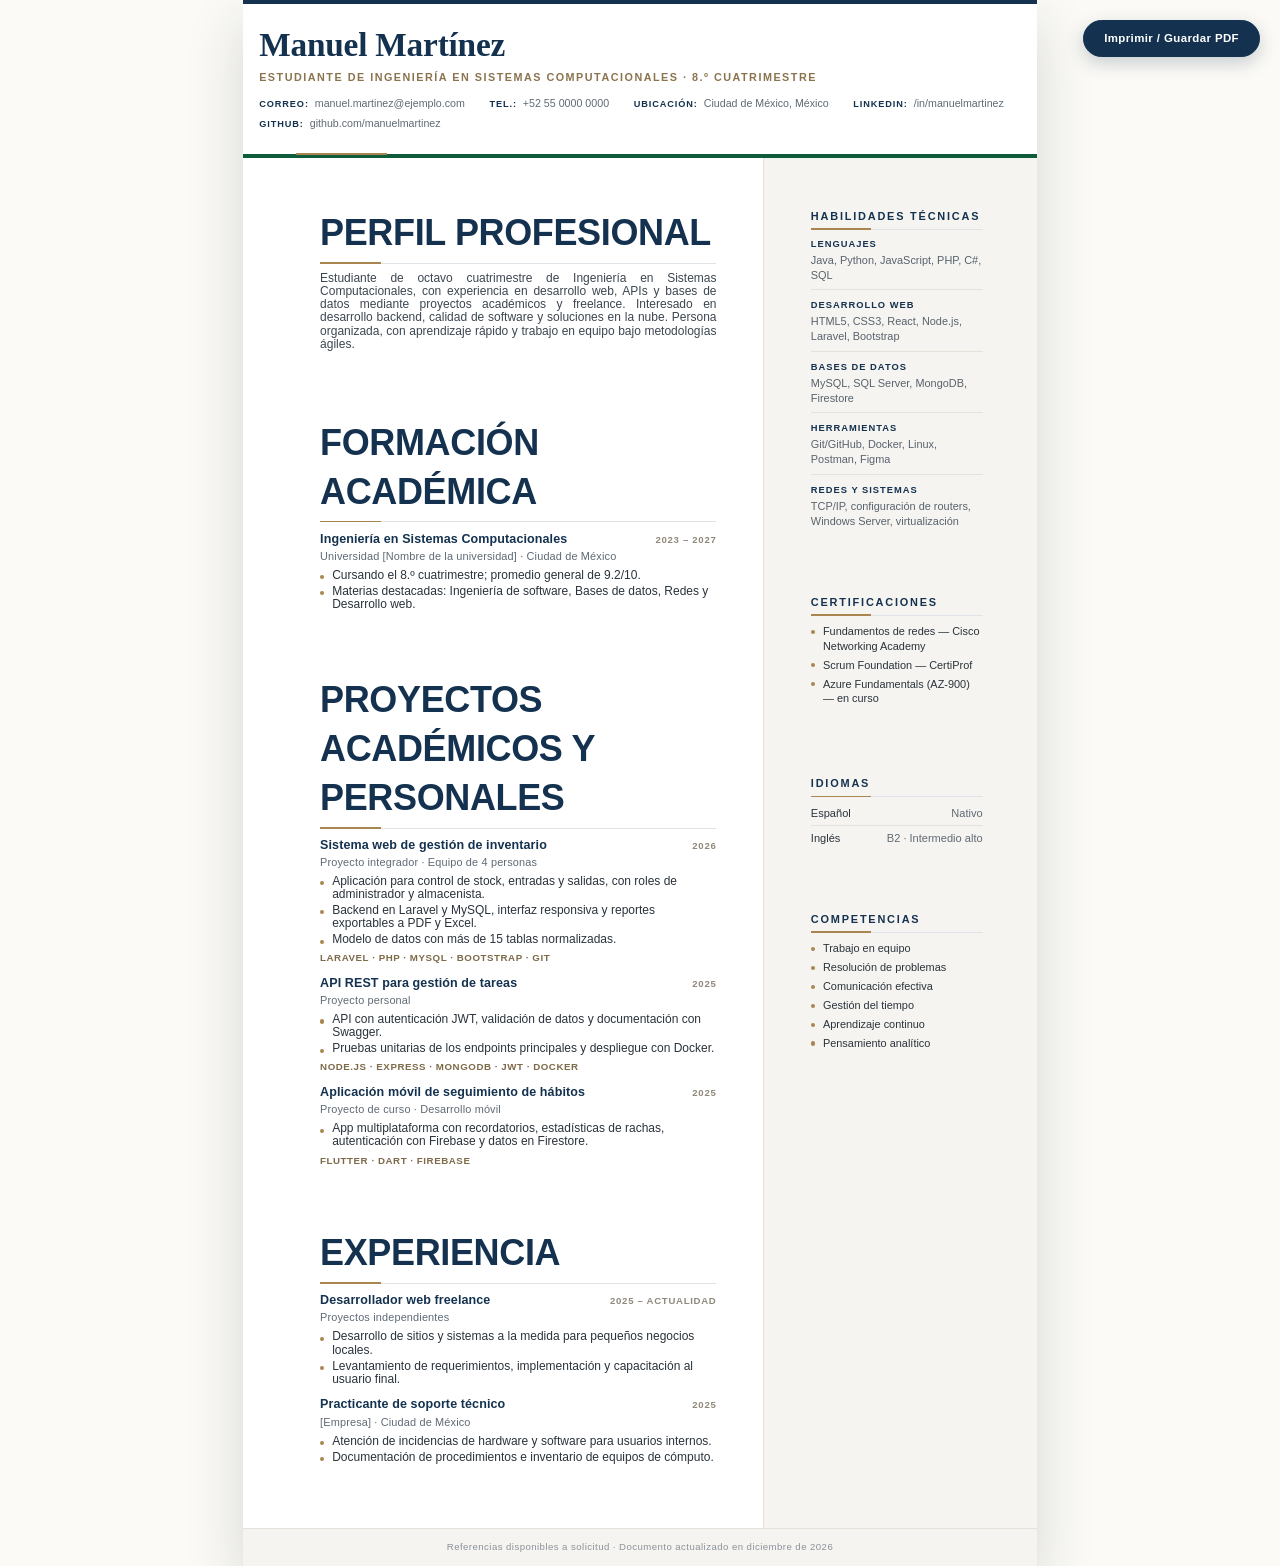
<file: index.html>
<!DOCTYPE html>
<html lang="es">
<head>
  <meta charset="UTF-8">
  <meta name="viewport" content="width=device-width, initial-scale=1.0">
  <title>CV — Manuel Martínez</title>
  <link rel="stylesheet" href="css/styles.css">
  <link rel="stylesheet" href="css/styles.css">
  <link rel="stylesheet" href="css/generated.css">
  <script src="js/interactions.js" defer></script>
</head>
<body>

  <noscript>
    <p class="noscript">Activa JavaScript en tu navegador para ver el contenido del CV.</p>
  </noscript>

  <div class="toolbar">
    <button type="button" id="btn-print" class="btn">Imprimir / Guardar PDF</button>
  </div>

  <div class="page">

    <header>
      <h1 id="cv-name"></h1>
      <p class="headline" id="cv-headline"></p>
      <div class="contact" id="cv-contact"></div>
    </header>

    <div class="body-grid">
      <main id="cv-main"></main>
      <aside class="side" id="cv-side"></aside>
    </div>

    <footer id="cv-footer"></footer>

  </div>

</body>
</html>
</file>
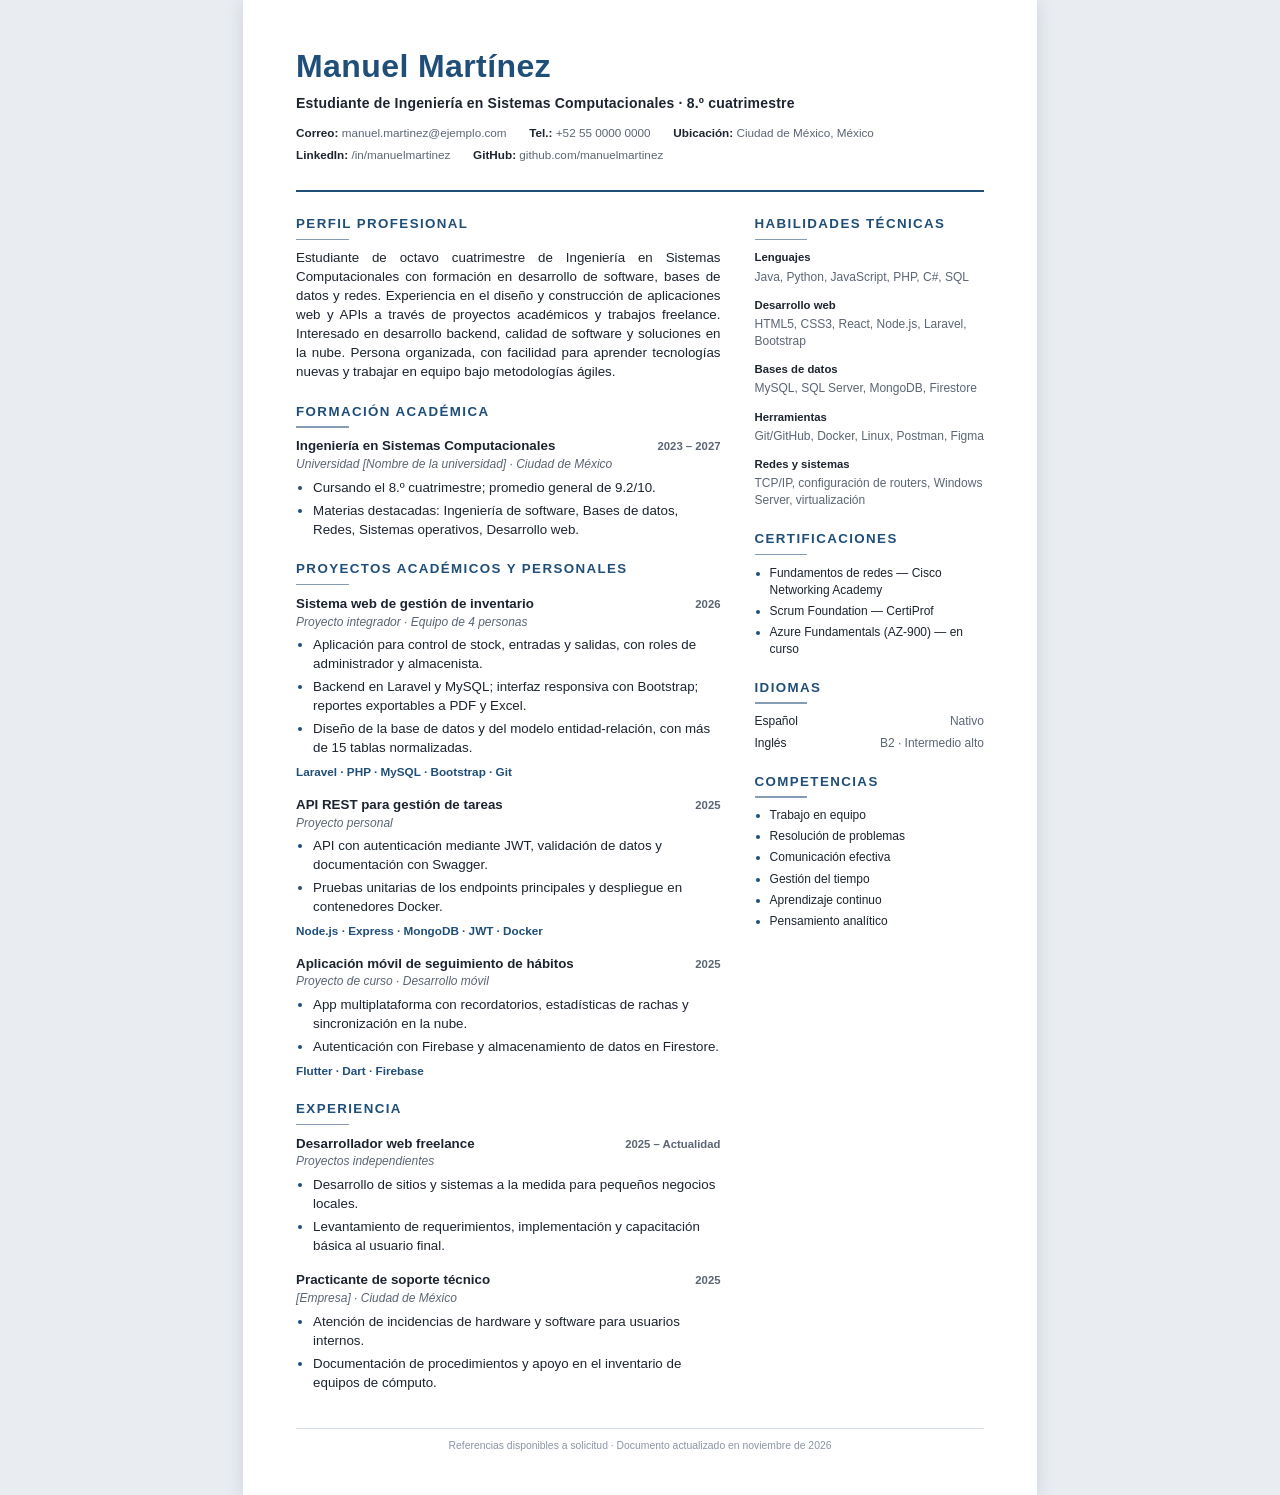
<file: cv-manuel-martinez.html>
<!DOCTYPE html>
<html lang="es">
<head>
<meta charset="UTF-8">
<title>CV — Manuel Martínez</title>
<style>
  :root {
    --ink: #1c2430;
    --muted: #5b6675;
    --accent: #1f4e79;
    --rule: #d8dee6;
  }

  * { box-sizing: border-box; }

  @page { size: A4; margin: 0; }

  body {
    margin: 0;
    background: #e9edf2;
    color: var(--ink);
    font-family: "Segoe UI", "Helvetica Neue", Arial, sans-serif;
    font-size: 10pt;
    line-height: 1.42;
    -webkit-print-color-adjust: exact;
    print-color-adjust: exact;
  }

  .page {
    width: 210mm;
    min-height: 297mm;
    margin: 0 auto;
    padding: 13mm 14mm 11mm;
    background: #fff;
    box-shadow: 0 2px 18px rgba(20, 30, 45, .12);
  }

  /* ---------- Encabezado ---------- */
  header {
    border-bottom: 2.5px solid var(--accent);
    padding-bottom: 7mm;
    margin-bottom: 6mm;
  }

  h1 {
    margin: 0;
    font-size: 24pt;
    font-weight: 700;
    letter-spacing: .4px;
    color: var(--accent);
    line-height: 1.1;
  }

  .headline {
    margin: 2.5mm 0 3mm;
    font-size: 10.5pt;
    font-weight: 600;
    color: var(--ink);
    letter-spacing: .2px;
  }

  .contact {
    display: flex;
    flex-wrap: wrap;
    gap: 1.5mm 6mm;
    font-size: 8.8pt;
    color: var(--muted);
  }

  .contact span { white-space: nowrap; }
  .contact b { color: var(--ink); font-weight: 600; }

  /* ---------- Estructura de dos columnas ---------- */
  .body-grid {
    display: grid;
    grid-template-columns: 1.85fr 1fr;
    gap: 0 9mm;
  }

  section { margin-bottom: 5.5mm; }

  h2 {
    margin: 0 0 2.5mm;
    font-size: 10pt;
    font-weight: 700;
    letter-spacing: 1.4px;
    text-transform: uppercase;
    color: var(--accent);
  }

  h2::after {
    content: "";
    display: block;
    width: 14mm;
    height: 1.5px;
    background: var(--accent);
    margin-top: 1.2mm;
    opacity: .55;
  }

  p { margin: 0 0 2mm; text-align: justify; }

  /* ---------- Entradas ---------- */
  .entry { margin-bottom: 4mm; }
  .entry:last-child { margin-bottom: 0; }

  .entry-head {
    display: flex;
    justify-content: space-between;
    align-items: baseline;
    gap: 4mm;
  }

  .entry-title {
    font-size: 10pt;
    font-weight: 700;
    color: var(--ink);
  }

  .entry-sub {
    font-size: 9pt;
    font-style: italic;
    color: var(--muted);
  }

  .entry-date {
    font-size: 8.5pt;
    font-weight: 600;
    color: var(--muted);
    white-space: nowrap;
  }

  ul {
    margin: 1.5mm 0 0;
    padding-left: 4.5mm;
  }

  li { margin-bottom: 1.1mm; }
  li::marker { color: var(--accent); }

  .tags { margin-top: 1.5mm; font-size: 8.8pt; color: var(--accent); font-weight: 600; }

  /* ---------- Barra lateral ---------- */
  .side section { margin-bottom: 5.5mm; }

  .skill-group { margin-bottom: 3mm; }
  .skill-group:last-child { margin-bottom: 0; }

  .skill-label {
    font-size: 8.5pt;
    font-weight: 700;
    color: var(--ink);
    margin-bottom: .8mm;
  }

  .skill-text { font-size: 9pt; color: var(--muted); }

  .lang-row {
    display: flex;
    justify-content: space-between;
    font-size: 9pt;
    margin-bottom: 1.2mm;
  }

  .lang-row span:last-child { color: var(--muted); }

  .side ul { padding-left: 4mm; font-size: 9pt; }

  /* ---------- Pie ---------- */
  footer {
    margin-top: 4mm;
    padding-top: 2.5mm;
    border-top: 1px solid var(--rule);
    font-size: 7.8pt;
    color: #8b95a3;
    text-align: center;
  }

  @media print {
    body { background: #fff; }
    .page { box-shadow: none; margin: 0; padding: 12mm 14mm; }
  }
</style>
</head>
<body>
<div class="page">

  <header>
    <h1>Manuel Martínez</h1>
    <div class="headline">Estudiante de Ingeniería en Sistemas Computacionales · 8.º cuatrimestre</div>
    <div class="contact">
      <span><b>Correo:</b> manuel.martinez@ejemplo.com</span>
      <span><b>Tel.:</b> +52 55 0000 0000</span>
      <span><b>Ubicación:</b> Ciudad de México, México</span>
      <span><b>LinkedIn:</b> /in/manuelmartinez</span>
      <span><b>GitHub:</b> github.com/manuelmartinez</span>
    </div>
  </header>

  <div class="body-grid">

    <!-- ============ Columna principal ============ -->
    <main>

      <section>
        <h2>Perfil profesional</h2>
        <p>
          Estudiante de octavo cuatrimestre de Ingeniería en Sistemas Computacionales con formación
          en desarrollo de software, bases de datos y redes. Experiencia en el diseño y construcción
          de aplicaciones web y APIs a través de proyectos académicos y trabajos freelance.
          Interesado en desarrollo backend, calidad de software y soluciones en la nube.
          Persona organizada, con facilidad para aprender tecnologías nuevas y trabajar en equipo
          bajo metodologías ágiles.
        </p>
      </section>

      <section>
        <h2>Formación académica</h2>
        <div class="entry">
          <div class="entry-head">
            <div>
              <div class="entry-title">Ingeniería en Sistemas Computacionales</div>
              <div class="entry-sub">Universidad [Nombre de la universidad] · Ciudad de México</div>
            </div>
            <div class="entry-date">2023 – 2027</div>
          </div>
          <ul>
            <li>Cursando el 8.º cuatrimestre; promedio general de 9.2/10.</li>
            <li>Materias destacadas: Ingeniería de software, Bases de datos, Redes, Sistemas operativos, Desarrollo web.</li>
          </ul>
        </div>
      </section>

      <section>
        <h2>Proyectos académicos y personales</h2>

        <div class="entry">
          <div class="entry-head">
            <div>
              <div class="entry-title">Sistema web de gestión de inventario</div>
              <div class="entry-sub">Proyecto integrador · Equipo de 4 personas</div>
            </div>
            <div class="entry-date">2026</div>
          </div>
          <ul>
            <li>Aplicación para control de stock, entradas y salidas, con roles de administrador y almacenista.</li>
            <li>Backend en Laravel y MySQL; interfaz responsiva con Bootstrap; reportes exportables a PDF y Excel.</li>
            <li>Diseño de la base de datos y del modelo entidad-relación, con más de 15 tablas normalizadas.</li>
          </ul>
          <div class="tags">Laravel · PHP · MySQL · Bootstrap · Git</div>
        </div>

        <div class="entry">
          <div class="entry-head">
            <div>
              <div class="entry-title">API REST para gestión de tareas</div>
              <div class="entry-sub">Proyecto personal</div>
            </div>
            <div class="entry-date">2025</div>
          </div>
          <ul>
            <li>API con autenticación mediante JWT, validación de datos y documentación con Swagger.</li>
            <li>Pruebas unitarias de los endpoints principales y despliegue en contenedores Docker.</li>
          </ul>
          <div class="tags">Node.js · Express · MongoDB · JWT · Docker</div>
        </div>

        <div class="entry">
          <div class="entry-head">
            <div>
              <div class="entry-title">Aplicación móvil de seguimiento de hábitos</div>
              <div class="entry-sub">Proyecto de curso · Desarrollo móvil</div>
            </div>
            <div class="entry-date">2025</div>
          </div>
          <ul>
            <li>App multiplataforma con recordatorios, estadísticas de rachas y sincronización en la nube.</li>
            <li>Autenticación con Firebase y almacenamiento de datos en Firestore.</li>
          </ul>
          <div class="tags">Flutter · Dart · Firebase</div>
        </div>
      </section>

      <section>
        <h2>Experiencia</h2>

        <div class="entry">
          <div class="entry-head">
            <div>
              <div class="entry-title">Desarrollador web freelance</div>
              <div class="entry-sub">Proyectos independientes</div>
            </div>
            <div class="entry-date">2025 – Actualidad</div>
          </div>
          <ul>
            <li>Desarrollo de sitios y sistemas a la medida para pequeños negocios locales.</li>
            <li>Levantamiento de requerimientos, implementación y capacitación básica al usuario final.</li>
          </ul>
        </div>

        <div class="entry">
          <div class="entry-head">
            <div>
              <div class="entry-title">Practicante de soporte técnico</div>
              <div class="entry-sub">[Empresa] · Ciudad de México</div>
            </div>
            <div class="entry-date">2025</div>
          </div>
          <ul>
            <li>Atención de incidencias de hardware y software para usuarios internos.</li>
            <li>Documentación de procedimientos y apoyo en el inventario de equipos de cómputo.</li>
          </ul>
        </div>
      </section>

    </main>

    <!-- ============ Barra lateral ============ -->
    <aside class="side">

      <section>
        <h2>Habilidades técnicas</h2>
        <div class="skill-group">
          <div class="skill-label">Lenguajes</div>
          <div class="skill-text">Java, Python, JavaScript, PHP, C#, SQL</div>
        </div>
        <div class="skill-group">
          <div class="skill-label">Desarrollo web</div>
          <div class="skill-text">HTML5, CSS3, React, Node.js, Laravel, Bootstrap</div>
        </div>
        <div class="skill-group">
          <div class="skill-label">Bases de datos</div>
          <div class="skill-text">MySQL, SQL Server, MongoDB, Firestore</div>
        </div>
        <div class="skill-group">
          <div class="skill-label">Herramientas</div>
          <div class="skill-text">Git/GitHub, Docker, Linux, Postman, Figma</div>
        </div>
        <div class="skill-group">
          <div class="skill-label">Redes y sistemas</div>
          <div class="skill-text">TCP/IP, configuración de routers, Windows Server, virtualización</div>
        </div>
      </section>

      <section>
        <h2>Certificaciones</h2>
        <ul>
          <li>Fundamentos de redes — Cisco Networking Academy</li>
          <li>Scrum Foundation — CertiProf</li>
          <li>Azure Fundamentals (AZ-900) — en curso</li>
        </ul>
      </section>

      <section>
        <h2>Idiomas</h2>
        <div class="lang-row"><span>Español</span><span>Nativo</span></div>
        <div class="lang-row"><span>Inglés</span><span>B2 · Intermedio alto</span></div>
      </section>

      <section>
        <h2>Competencias</h2>
        <ul>
          <li>Trabajo en equipo</li>
          <li>Resolución de problemas</li>
          <li>Comunicación efectiva</li>
          <li>Gestión del tiempo</li>
          <li>Aprendizaje continuo</li>
          <li>Pensamiento analítico</li>
        </ul>
      </section>

    </aside>
  </div>

  <footer>
    Referencias disponibles a solicitud · Documento actualizado en noviembre de 2026
  </footer>

</div>
</body>
</html>
</file>
<file: css/styles.css>
/* ============================================================
   CV — Manuel Martínez
   Rediseño visual "ejecutivo": tipografía editorial, acentos
   dorados y columna lateral en tono cálido.
   Solo CSS — no requiere cambios en el HTML.
   ============================================================ */

:root {
  --ink: #2a333c;
  --muted: #5f6a75;
  --navy: #14324f;
  --navy-soft: #3a5a76;
  --gold: #a9854f;
  --gold-soft: #8a734d;
  --sidebar: #f5f4f0;
  --hair: #dfe4e9;
  --hair-warm: #e6e2d9;
  --page-bg: #e6e5e1;
}

* {
  box-sizing: border-box;
}

@page {
  size: A4;
  margin: 0;
}

body {
  margin: 0;
  background: var(--page-bg);
  color: var(--ink);
  font-family: "Segoe UI", "Helvetica Neue", Arial, sans-serif;
  font-size: 9pt;
  line-height: 1.35;
  -webkit-print-color-adjust: exact;
  print-color-adjust: exact;
}

/* ---------- Aviso sin JavaScript ---------- */
.noscript {
  margin: 0;
  padding: 14px;
  background: #fff3cd;
  color: #664d03;
  text-align: center;
  font-size: 10pt;
}

/* ---------- Botón de impresión (solo pantalla) ---------- */
.toolbar {
  position: fixed;
  top: 20px;
  right: 20px;
  z-index: 10;
}

.btn {
  padding: 10px 20px;
  border: 1px solid var(--navy);
  border-radius: 999px;
  background: var(--navy);
  color: #fff;
  font: inherit;
  font-size: 8.6pt;
  font-weight: 600;
  letter-spacing: .4px;
  cursor: pointer;
  box-shadow: 0 6px 18px rgba(20, 50, 79, .22);
  transition: background .16s ease, transform .16s ease, box-shadow .16s ease;
}

.btn:hover {
  background: #0e2539;
  transform: translateY(-1px);
  box-shadow: 0 9px 22px rgba(20, 50, 79, .28);
}

.btn:focus-visible {
  outline: 2px solid var(--gold);
  outline-offset: 3px;
}

/* En pantallas estrechas, mover el botón para no tapar el encabezado */
@media screen and (max-width: 1100px) {
  .toolbar {
    top: auto;
    bottom: 18px;
  }
}

/* ---------- Hoja A4 ---------- */
.page {
  display: flex;
  flex-direction: column;
  width: 210mm;
  min-height: 297mm;
  margin: 0 auto;
  background: #fff;
  border-top: 4px solid var(--navy);
  box-shadow: 0 22px 55px rgba(25, 35, 45, .16);
}

/* ---------- Encabezado ---------- */
header {
  position: relative;
  padding: 10mm 14mm 6mm;
  border-bottom: 1px solid var(--hair);
}

header::after {
  content: "";
  position: absolute;
  left: 14mm;
  bottom: -1px;
  width: 24mm;
  height: 2px;
  background: var(--gold);
}

h1 {
  margin: 0;
  font-family: Georgia, "Times New Roman", serif;
  font-size: 25pt;
  font-weight: 700;
  letter-spacing: -.2px;
  color: var(--navy);
  line-height: 1.04;
}

.headline {
  margin: 2mm 0 3mm;
  font-size: 8.1pt;
  font-weight: 600;
  letter-spacing: 1.5px;
  text-transform: uppercase;
  color: var(--gold-soft);
}

.contact {
  display: flex;
  flex-wrap: wrap;
  gap: 1.4mm 6.5mm;
  font-size: 8pt;
  color: var(--muted);
}

.contact span {
  white-space: nowrap;
}

.contact b {
  margin-right: .8mm;
  font-size: 6.9pt;
  font-weight: 700;
  letter-spacing: .9px;
  text-transform: uppercase;
  color: var(--navy);
}

/* ---------- Estructura de dos columnas ---------- */
.body-grid {
  flex: 1;
  display: grid;
  grid-template-columns: 1.9fr 1fr;
  align-items: stretch;
}

main {
  padding: 7mm 6mm 6mm 14mm;
}

.side {
  padding: 7mm 8mm 6mm 6mm;
  background: var(--sidebar);
  border-left: 1px solid var(--hair-warm);
}

section {
  margin-bottom: 3.8mm;
}

h2 {
  position: relative;
  margin: 0 0 2.2mm;
  padding-bottom: 1.4mm;
  font-size: 8.2pt;
  font-weight: 700;
  letter-spacing: 1.8px;
  text-transform: uppercase;
  color: var(--navy);
  border-bottom: 1px solid var(--hair);
}

h2::after {
  content: "";
  position: absolute;
  left: 0;
  bottom: -1px;
  width: 16mm;
  height: 1.6px;
  background: var(--gold);
}

p {
  margin: 0 0 1.5mm;
  text-align: justify;
  color: #3c4650;
}

/* ---------- Entradas ---------- */
.entry {
  margin-bottom: 2.8mm;
}

.entry:last-child {
  margin-bottom: 0;
}

.entry-head {
  display: flex;
  justify-content: space-between;
  align-items: baseline;
  gap: 3mm;
}

.entry-title {
  font-size: 9.4pt;
  font-weight: 700;
  color: var(--navy);
  letter-spacing: .1px;
}

.entry-sub {
  margin-top: .3mm;
  font-size: 8.2pt;
  color: var(--muted);
  letter-spacing: .15px;
}

.entry-date {
  font-size: 7.2pt;
  font-weight: 700;
  letter-spacing: .7px;
  text-transform: uppercase;
  color: #91897b;
  white-space: nowrap;
}

ul {
  margin: 1.4mm 0 0;
  padding-left: 0;
  list-style: none;
}

li {
  position: relative;
  margin-bottom: .75mm;
  padding-left: 3.2mm;
}

li::before {
  content: "";
  position: absolute;
  left: 0;
  top: .52em;
  width: 1.1mm;
  height: 1.1mm;
  border-radius: 50%;
  background: var(--gold);
}

.tags {
  margin-top: 1.3mm;
  font-size: 7.3pt;
  font-weight: 700;
  letter-spacing: .55px;
  text-transform: uppercase;
  color: #7d6a49;
}

/* ---------- Barra lateral ---------- */
.side section {
  margin-bottom: 4.8mm;
}

.side section:last-child {
  margin-bottom: 0;
}

.skill-group {
  margin-bottom: 2.4mm;
  padding-bottom: 1.8mm;
  border-bottom: 1px solid var(--hair-warm);
}

.skill-group:last-child {
  margin-bottom: 0;
  padding-bottom: 0;
  border-bottom: 0;
}

.skill-label {
  margin-bottom: .6mm;
  font-size: 7pt;
  font-weight: 700;
  letter-spacing: 1px;
  text-transform: uppercase;
  color: var(--navy);
}

.skill-text {
  font-size: 8.2pt;
  line-height: 1.36;
  color: #58636e;
}

.lang-row {
  display: flex;
  justify-content: space-between;
  gap: 3mm;
  margin-bottom: 1.3mm;
  padding-bottom: 1.1mm;
  font-size: 8.3pt;
  border-bottom: 1px solid var(--hair-warm);
}

.lang-row:last-child {
  margin-bottom: 0;
  padding-bottom: 0;
  border-bottom: 0;
}

.lang-row span:last-child {
  color: var(--muted);
}

.side ul {
  margin-top: 1.6mm;
  font-size: 8.2pt;
}

.side li {
  margin-bottom: 1.1mm;
}

/* ---------- Pie ---------- */
footer {
  padding: 3.2mm 14mm;
  border-top: 1px solid var(--hair-warm);
  background: var(--sidebar);
  font-size: 7.2pt;
  letter-spacing: .45px;
  color: #8b9299;
  text-align: center;
}

/* ---------- Impresión ---------- */
@media print {
  body {
    background: #fff;
  }

  .toolbar {
    display: none;
  }

  .page {
    box-shadow: none;
    margin: 0;
    min-height: 0;
  }
}
</file>
<file: css/generated.css>
body {
    background-color: #FBFAF6;
}

header {
    padding: 24px 16px;
    border-bottom: 4px solid #0F5C3D;
}

.top-bar {
    background-color: #EAE6DC;
    padding: 8px 16px;
}

    .top-bar p {
        margin: 0;
        color: #A8A29A;
        font-size: 0.875rem;
    }

main h2 {
    font-size: 2.25rem;
    letter-spacing: -0.01em;
}

.row > h2 {
    margin-top: 0;
    margin-bottom: 64px;
}

main p,
main li {
    line-height: 1.1;
}

section {
    border-radius: 8px;
    padding: 24px;
}

.primary-btn {
    border-radius: 4px;
}
</file>
